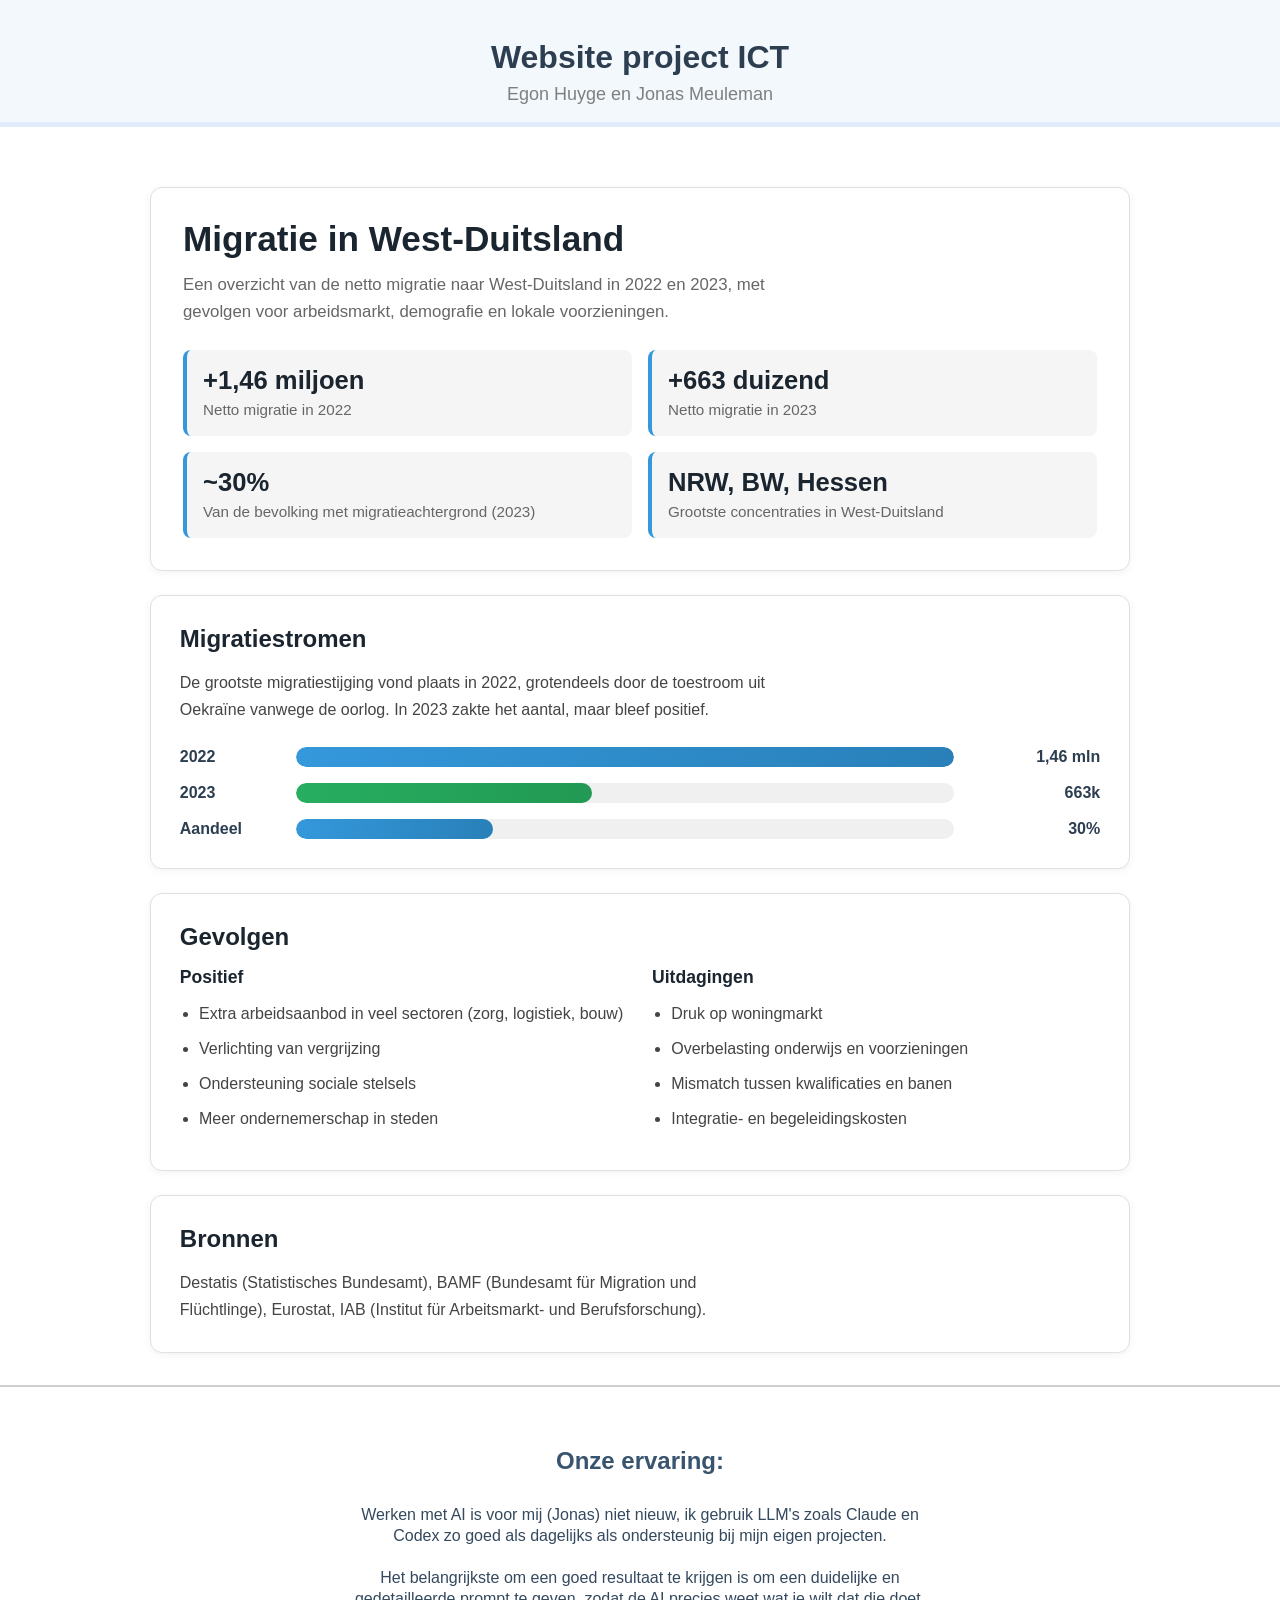
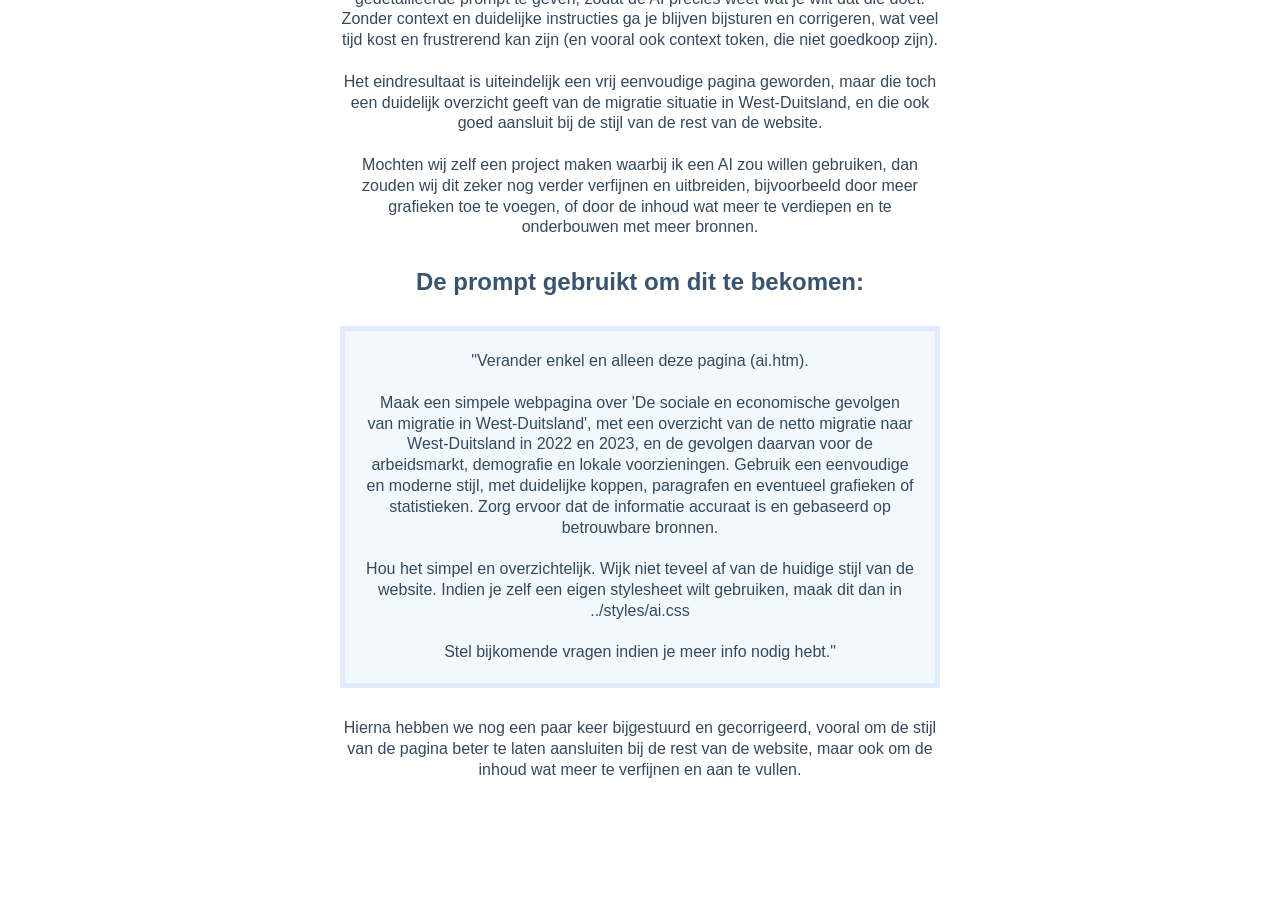
<file: src/pages/ai.htm>
<!DOCTYPE html PUBLIC "-//W3C//DTD HTML 4.01 Transitional//EN">

<html lang="nl">
  <head>
    <meta http-equiv="Content-Type" content="text/html; charset=utf-8">
    <title>Migratie in West-Duitsland</title>
	<link rel="icon" type="image/svg+xml" href="../../public/favicon/favicon.svg">
	<link rel="icon" type="image/png" sizes="96x96" href="../../public/favicon/favicon-96x96.png">
	<link rel="shortcut icon" href="../../public/favicon/favicon.ico">
    <link rel="stylesheet" href="../styles/stijl.css" type="text/css">
    <style type="text/css">
      * {
        box-sizing: border-box;
      }

      body {
        margin-top: 0;
        background: #ffffff;
        color: #2c3e50;
      }

      .content {
        width: min(980px, calc(100% - 2rem));
        margin: 2rem auto;
        color: #2c3e50;
      }

      .content h1,
      .content h2,
      .content h3,
      .content p,
      .content li {
        text-align: left;
        margin: 0;
      }

      .header {
        padding: 2rem;
        background: #ffffff;
        border: 1px solid #e0e0e0;
        border-radius: 12px;
        margin-bottom: 1.5rem;
        box-shadow: 0 2px 8px rgba(0, 0, 0, 0.05);
      }

      .header h1 {
        margin-bottom: 0.5rem;
        font-size: 2.2rem;
        line-height: 1.1;
        color: #1a252f;
      }

      .header p {
        font-size: 1.05rem;
        line-height: 1.6;
        color: #666;
        max-width: 65ch;
      }

      .stats {
        display: grid;
        grid-template-columns: repeat(2, 1fr);
        gap: 1rem;
        margin-top: 1.5rem;
      }

      .stat {
        padding: 1rem;
        background: #f5f5f5;
        border-radius: 8px;
        border-left: 4px solid #3498db;
      }

      .stat-number {
        font-size: 1.6rem;
        font-weight: bold;
        color: #1a252f;
        margin-bottom: 0.25rem;
      }

      .stat-label {
        font-size: 0.95rem;
        color: #666;
        line-height: 1.4;
      }

      .panel {
        padding: 1.8rem;
        background: #ffffff;
        border: 1px solid #e0e0e0;
        border-radius: 12px;
        margin-bottom: 1.5rem;
        box-shadow: 0 2px 8px rgba(0, 0, 0, 0.05);
      }

      .panel h2 {
        margin-bottom: 1rem;
        font-size: 1.5rem;
        color: #1a252f;
      }

      .panel p {
        margin-bottom: 0.8rem;
        line-height: 1.7;
        color: #444;
      }

      .panel p:last-child {
        margin-bottom: 0;
      }

      .chart-section {
        margin-top: 1.5rem;
      }

      .chart {
        display: grid;
        gap: 1rem;
        margin-top: 1rem;
      }

      .chart-item {
        display: grid;
        grid-template-columns: 100px 1fr 130px;
        gap: 1rem;
        align-items: center;
      }

      .chart-label {
        font-weight: 600;
        color: #2c3e50;
      }

      .bar-track {
        height: 20px;
        background: #f0f0f0;
        border-radius: 999px;
        overflow: hidden;
      }

      .bar-fill {
        height: 100%;
        background: linear-gradient(90deg, #3498db 0%, #2980b9 100%);
        border-radius: inherit;
      }

      .bar-fill.green {
        background: linear-gradient(90deg, #27ae60 0%, #229954 100%);
      }

      .chart-value {
        text-align: right;
        font-weight: 600;
        color: #2c3e50;
      }

      .two-col {
        display: grid;
        grid-template-columns: repeat(2, 1fr);
        gap: 1.5rem;
        margin-top: 1rem;
      }

      .col-item h3 {
        margin-bottom: 0.8rem;
        font-size: 1.1rem;
        color: #1a252f;
      }

      .col-item ul {
        margin: 0;
        padding-left: 1.2rem;
        list-style: disc;
      }

      .col-item li {
        margin-bottom: 0.6rem;
        line-height: 1.6;
        color: #444;
      }

      .sources {
        display: flex;
        flex-wrap: wrap;
        gap: 0.5rem;
        margin-top: 1rem;
      }

      .source-badge {
        display: inline-block;
        padding: 0.35rem 0.8rem;
        background: #f0f0f0;
        border-radius: 4px;
        font-size: 0.9rem;
        color: #555;
      }

      @media (max-width: 768px) {
        .stats {
          grid-template-columns: 1fr;
        }

        .two-col {
          grid-template-columns: 1fr;
        }

        .chart-item {
          grid-template-columns: 80px 1fr 100px;
          gap: 0.75rem;
        }

        .header h1 {
          font-size: 1.8rem;
        }
      }
    </style>
  </head>
  <body>
    <div class="page-header">
    <h1>Website project ICT</h1>
    <p id="sub-title">Egon Huyge en Jonas Meuleman</p>
    </div>

    <div class="content">
      <div class="header">
        <h1>Migratie in West-Duitsland</h1>
        <p>Een overzicht van de netto migratie naar West-Duitsland in 2022 en 2023, met gevolgen voor arbeidsmarkt, demografie en lokale voorzieningen.</p>

        <div class="stats">
          <div class="stat">
            <div class="stat-number">+1,46 miljoen</div>
            <div class="stat-label">Netto migratie in 2022</div>
          </div>
          <div class="stat">
            <div class="stat-number">+663 duizend</div>
            <div class="stat-label">Netto migratie in 2023</div>
          </div>
          <div class="stat">
            <div class="stat-number">~30%</div>
            <div class="stat-label">Van de bevolking met migratieachtergrond (2023)</div>
          </div>
          <div class="stat">
            <div class="stat-number">NRW, BW, Hessen</div>
            <div class="stat-label">Grootste concentraties in West-Duitsland</div>
          </div>
        </div>
      </div>

      <div class="panel">
        <h2>Migratiestromen</h2>
        <p>De grootste migratiestijging vond plaats in 2022, grotendeels door de toestroom uit Oekraïne vanwege de oorlog. In 2023 zakte het aantal, maar bleef positief.</p>

        <div class="chart-section">
          <div class="chart">
            <div class="chart-item">
              <span class="chart-label">2022</span>
              <div class="bar-track"><div class="bar-fill" style="width: 100%;"></div></div>
              <span class="chart-value">1,46 mln</span>
            </div>
            <div class="chart-item">
              <span class="chart-label">2023</span>
              <div class="bar-track"><div class="bar-fill green" style="width: 45%;"></div></div>
              <span class="chart-value">663k</span>
            </div>
            <div class="chart-item">
              <span class="chart-label">Aandeel</span>
              <div class="bar-track"><div class="bar-fill" style="width: 30%;"></div></div>
              <span class="chart-value">30%</span>
            </div>
          </div>
        </div>
      </div>

      <div class="panel">
        <h2>Gevolgen</h2>

        <div class="two-col">
          <div class="col-item">
            <h3>Positief</h3>
            <ul>
              <li>Extra arbeidsaanbod in veel sectoren (zorg, logistiek, bouw)</li>
              <li>Verlichting van vergrijzing</li>
              <li>Ondersteuning sociale stelsels</li>
              <li>Meer ondernemerschap in steden</li>
            </ul>
          </div>

          <div class="col-item">
            <h3>Uitdagingen</h3>
            <ul>
              <li>Druk op woningmarkt</li>
              <li>Overbelasting onderwijs en voorzieningen</li>
              <li>Mismatch tussen kwalificaties en banen</li>
              <li>Integratie- en begeleidingskosten</li>
            </ul>
          </div>
        </div>
      </div>

      <div class="panel">
        <h2>Bronnen</h2>
        <p>Destatis (Statistisches Bundesamt), BAMF (Bundesamt für Migration und Flüchtlinge), Eurostat, IAB (Institut für Arbeitsmarkt- und Berufsforschung).</p>
      </div>
    </div>

    <hr style="border: 0; border-top: 2px solid #cfcfcf; margin-bottom: 60px;">

    <h2>Onze ervaring:</h2>
    <p>
      Werken met AI is voor mij (Jonas) niet nieuw, ik gebruik LLM's zoals Claude en Codex zo goed als dagelijks als ondersteunig bij mijn eigen projecten.</br></br>
      Het belangrijkste om een goed resultaat te krijgen is om een duidelijke en gedetailleerde prompt te geven, 
      zodat de AI precies weet wat je wilt dat die doet.</br>
      Zonder context en duidelijke instructies ga je blijven bijsturen en corrigeren, wat veel tijd kost en frustrerend kan zijn (en vooral ook context token, die niet goedkoop zijn).</br></br>
      Het eindresultaat is uiteindelijk een vrij eenvoudige pagina geworden, 
      maar die toch een duidelijk overzicht geeft van de migratie situatie in West-Duitsland, 
      en die ook goed aansluit bij de stijl van de rest van de website.</br></br>
      Mochten wij zelf een project maken waarbij ik een AI zou willen gebruiken, 
      dan zouden wij dit zeker nog verder verfijnen en uitbreiden, 
      bijvoorbeeld door meer grafieken toe te voegen, 
      of door de inhoud wat meer te verdiepen en te onderbouwen met meer bronnen.
    </p>
    <h2>De prompt gebruikt om dit te bekomen:</h2>
    <p id="prompt">
      "Verander enkel en alleen deze pagina (ai.htm).</br></br>
      Maak een simpele webpagina over 'De sociale en economische gevolgen van migratie in West-Duitsland',
      met een overzicht van de netto migratie naar West-Duitsland in 2022 en 2023, en de gevolgen daarvan voor de arbeidsmarkt, 
      demografie en lokale voorzieningen. Gebruik een eenvoudige en moderne stijl, met duidelijke koppen, 
      paragrafen en eventueel grafieken of statistieken. Zorg ervoor dat de informatie accuraat is en gebaseerd op betrouwbare bronnen.</br></br>
      Hou het simpel en overzichtelijk. Wijk niet teveel af van de huidige stijl van de website. Indien je zelf een eigen stylesheet wilt gebruiken,
      maak dit dan in ../styles/ai.css</br></br>

      Stel bijkomende vragen indien je meer info nodig hebt."
    </p>
    <p>
     Hierna hebben we nog een paar keer bijgestuurd en gecorrigeerd, 
     vooral om de stijl van de pagina beter te laten aansluiten bij de rest van de website, 
     maar ook om de inhoud wat meer te verfijnen en aan te vullen.
    </p>

  </body>
</html>
</file>
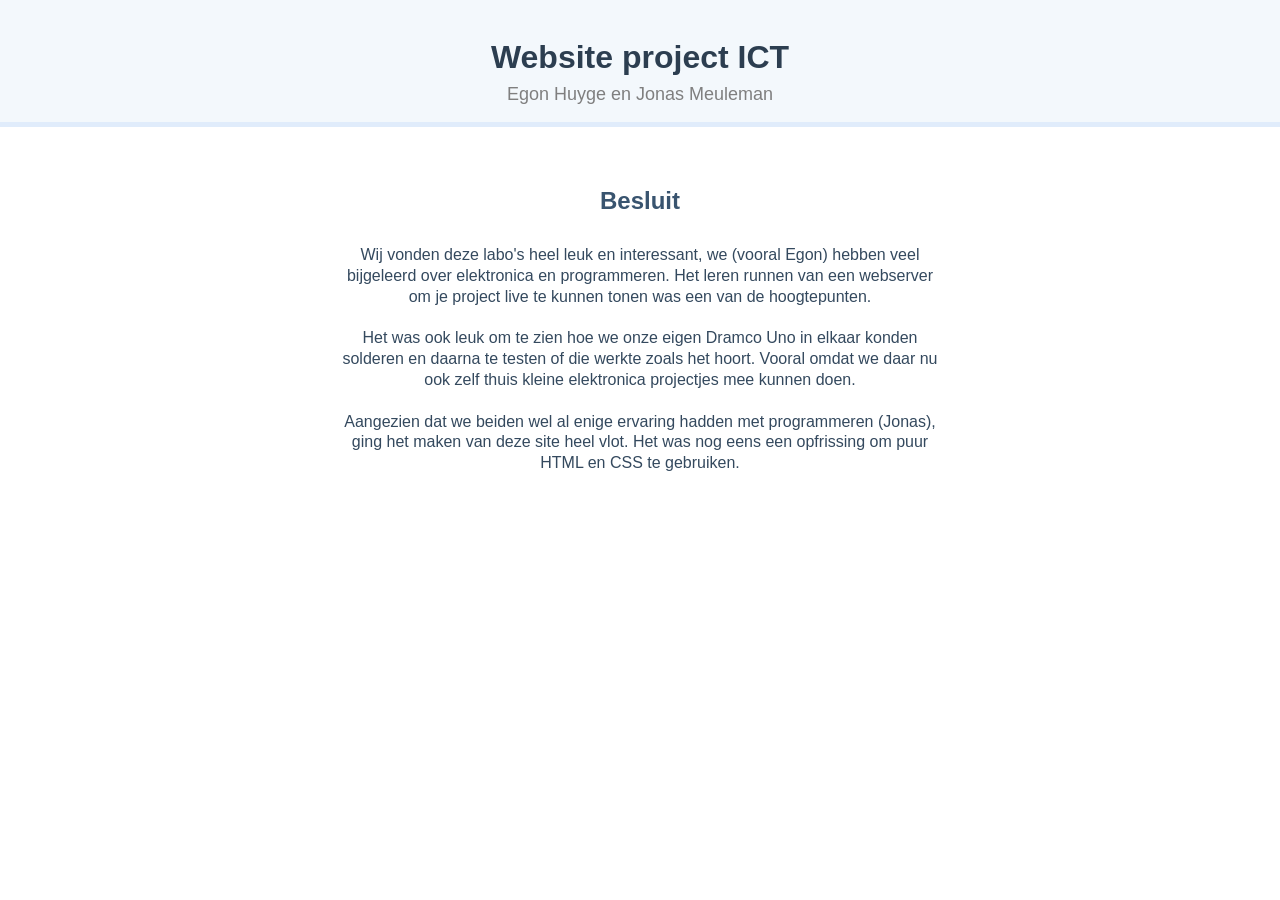
<file: src/pages/besluit.htm>
<!DOCTYPE html PUBLIC "-//W3C//DTD HTML 4.01 Transitional//EN">

<html>
  <head>
    <title>besluit</title>
	<link rel="icon" type="image/svg+xml" href="../../public/favicon/favicon.svg">
	<link rel="icon" type="image/png" sizes="96x96" href="../../public/favicon/favicon-96x96.png">
	<link rel="shortcut icon" href="../../public/favicon/favicon.ico">
	<link rel=stylesheet href="../styles/stijl.css" type="text/css">
  </head>
  <body>
    <div class="page-header">
    <h1>Website project ICT</h1>
    <p id="sub-title">Egon Huyge en Jonas Meuleman</p>
    </div>

    <h2>Besluit</h2>
    <p>
      Wij vonden deze labo's heel leuk en interessant, we (vooral Egon) hebben veel bijgeleerd over elektronica en programmeren.
      Het leren runnen van een webserver om je project live te kunnen tonen was een van de hoogtepunten.</br></br>

      Het was ook leuk om te zien hoe we onze eigen Dramco Uno in elkaar konden solderen en daarna te testen of die werkte zoals het hoort.
      Vooral omdat we daar nu ook zelf thuis kleine elektronica projectjes mee kunnen doen.</br></br>

      Aangezien dat we beiden wel al enige ervaring hadden met programmeren (Jonas), 
      ging het maken van deze site heel vlot. Het was nog eens een opfrissing om puur HTML en CSS te gebruiken.</br></br>
    </p>
  </body>
</html>
</file>
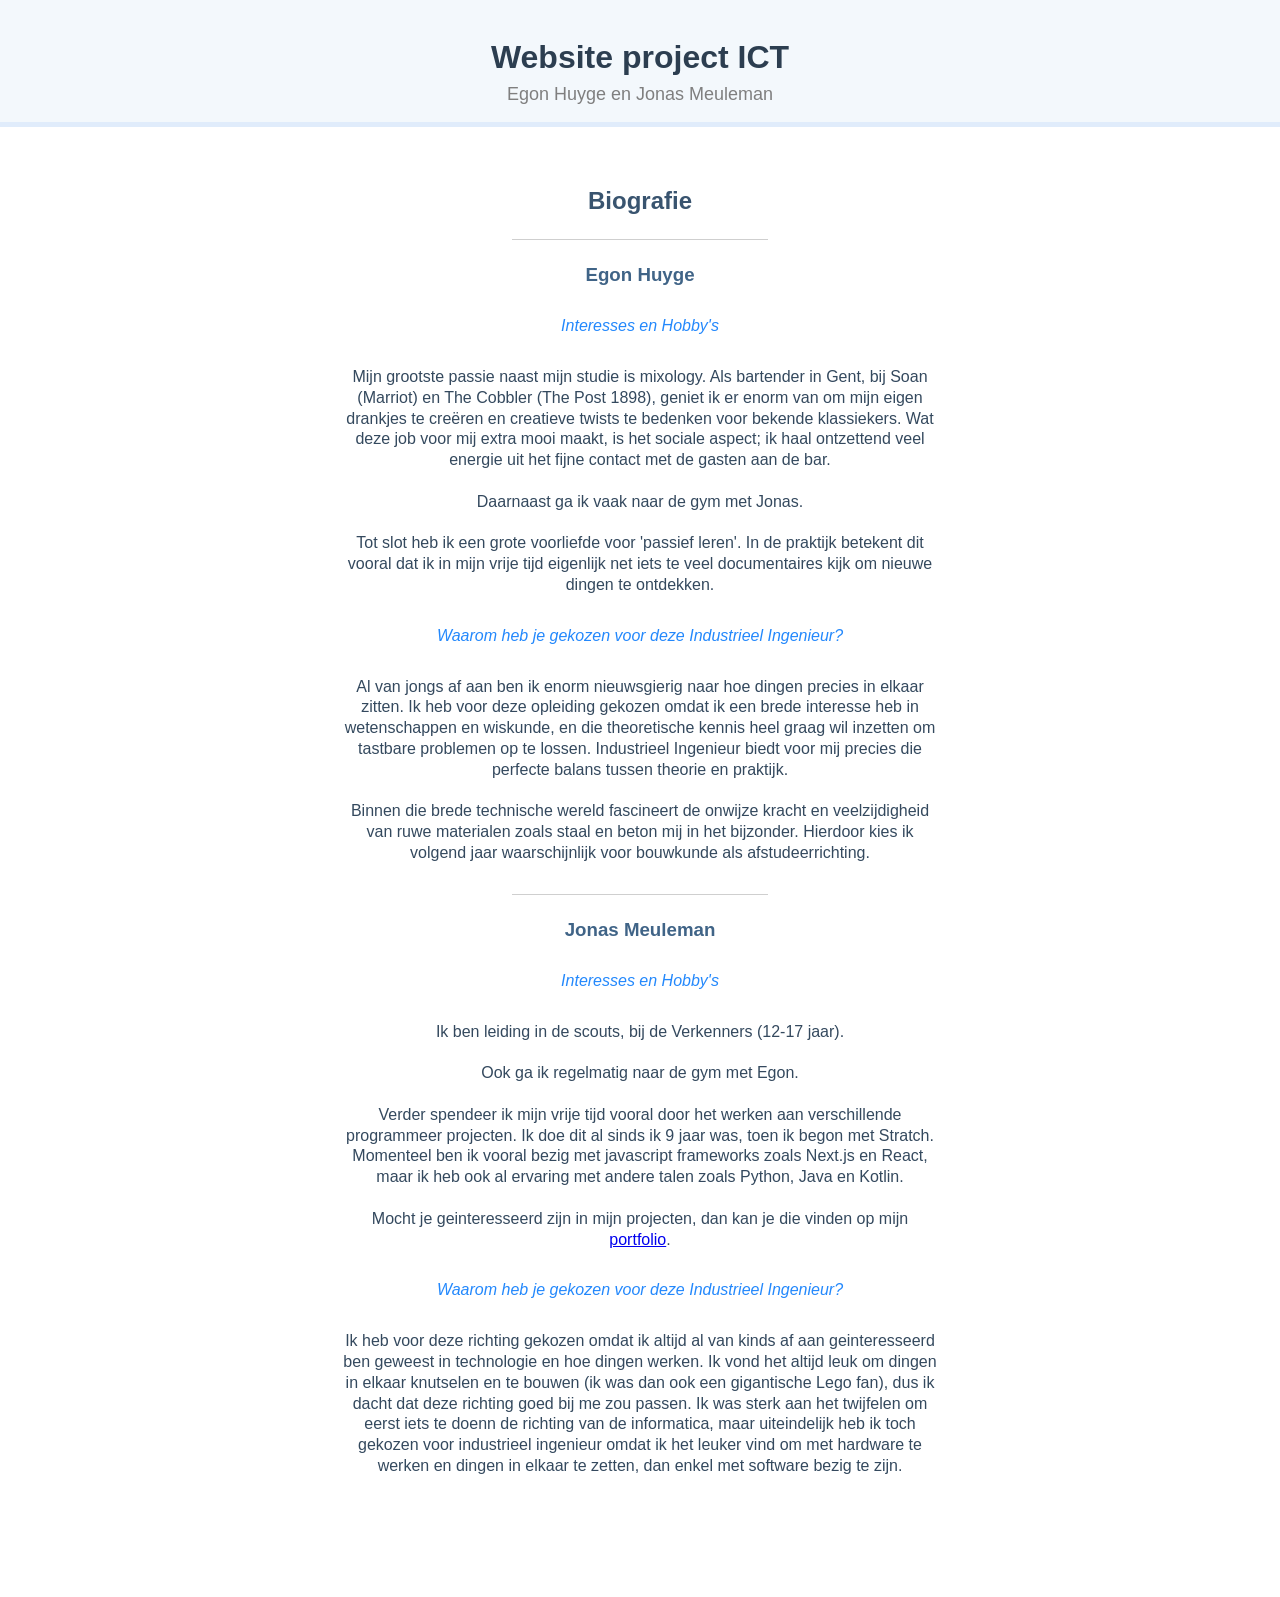
<file: src/pages/biografie.htm>
<!DOCTYPE html PUBLIC "-//W3C//DTD HTML 4.01 Transitional//EN">

<html>
  <head>
    <title>Egon en Jonas</title>
	<link rel="icon" type="image/svg+xml" href="../../public/favicon/favicon.svg">
	<link rel="icon" type="image/png" sizes="96x96" href="../../public/favicon/favicon-96x96.png">
	<link rel="shortcut icon" href="../../public/favicon/favicon.ico">
	<link rel=stylesheet href="../styles/stijl.css" type="text/css">
  </head>
  <body>
    <div class="page-header">
    <h1>Website project ICT</h1>
    <p id="sub-title">Egon Huyge en Jonas Meuleman</p>
    </div>

    <h2>Biografie</h2>

    <hr style="border: 0; border-top: 1px solid #cfcfcf; width: 20%; margin: 24px auto;">

    
    <h3>Egon Huyge</h3>
    <p id="vraag">Interesses en Hobby's</p>
    <p>
      Mijn grootste passie naast mijn studie is mixology. Als bartender in Gent, bij Soan (Marriot) en The Cobbler (The Post 1898),
      geniet ik er enorm van om mijn eigen drankjes te creëren en creatieve twists te bedenken voor bekende klassiekers. 
      Wat deze job voor mij extra mooi maakt, is het sociale aspect; ik haal ontzettend veel energie uit het fijne contact met de gasten aan de bar.</br></br>
      Daarnaast ga ik vaak naar de gym met Jonas.</br></br>
      Tot slot heb ik een grote voorliefde voor 'passief leren'. 
      In de praktijk betekent dit vooral dat ik in mijn vrije tijd eigenlijk net iets te veel documentaires kijk om nieuwe dingen te ontdekken.
    </p>
    <p id="vraag">Waarom heb je gekozen voor deze Industrieel Ingenieur?</p>
    <p>
      Al van jongs af aan ben ik enorm nieuwsgierig naar hoe dingen precies in elkaar zitten. 
      Ik heb voor deze opleiding gekozen omdat ik een brede interesse heb in wetenschappen en wiskunde, 
      en die theoretische kennis heel graag wil inzetten om tastbare problemen op te lossen. 
      Industrieel Ingenieur biedt voor mij precies die perfecte balans tussen theorie en praktijk.</br></br>
      Binnen die brede technische wereld fascineert de onwijze kracht en veelzijdigheid van ruwe materialen zoals staal en beton mij in het bijzonder. 
      Hierdoor kies ik volgend jaar waarschijnlijk voor bouwkunde als afstudeerrichting.
    </p>

    <hr style="border: 0; border-top: 1px solid #cfcfcf; width: 20%; margin: 24px auto;">

        
    <h3>Jonas Meuleman</h3>
    <p id="vraag">Interesses en Hobby's</p>
    <p>
      Ik ben leiding in de scouts, bij de Verkenners (12-17 jaar).</br></br>
      Ook ga ik regelmatig naar de gym met Egon.</br></br>
      Verder spendeer ik mijn vrije tijd vooral door het werken aan verschillende programmeer projecten. Ik doe dit al sinds ik 9 jaar was, toen ik begon met Stratch.
      Momenteel ben ik vooral bezig met javascript frameworks zoals Next.js en React, maar ik heb ook al ervaring met andere talen zoals Python, Java en Kotlin.</br></br>
      Mocht je geinteresseerd zijn in mijn projecten, dan kan je die vinden op mijn <a href="https://flodlol.dev" target="_blank" rel="noopener noreferrer">portfolio</a>.

    </p>
    <p id="vraag">Waarom heb je gekozen voor deze Industrieel Ingenieur?</p>
    <p>
      Ik heb voor deze richting gekozen omdat ik altijd al van kinds af aan geinteresseerd ben geweest in technologie en hoe dingen werken. 
      Ik vond het altijd leuk om dingen in elkaar knutselen en te bouwen (ik was dan ook een gigantische Lego fan), dus ik dacht dat deze richting goed bij me zou passen. 
      Ik was sterk aan het twijfelen om eerst iets te doenn de richting van de informatica, 
      maar uiteindelijk heb ik toch gekozen voor industrieel ingenieur omdat ik het leuker vind om met hardware te werken en dingen in elkaar te zetten, 
      dan enkel met software bezig te zijn.
    </p>
  </body>
</html>
</file>
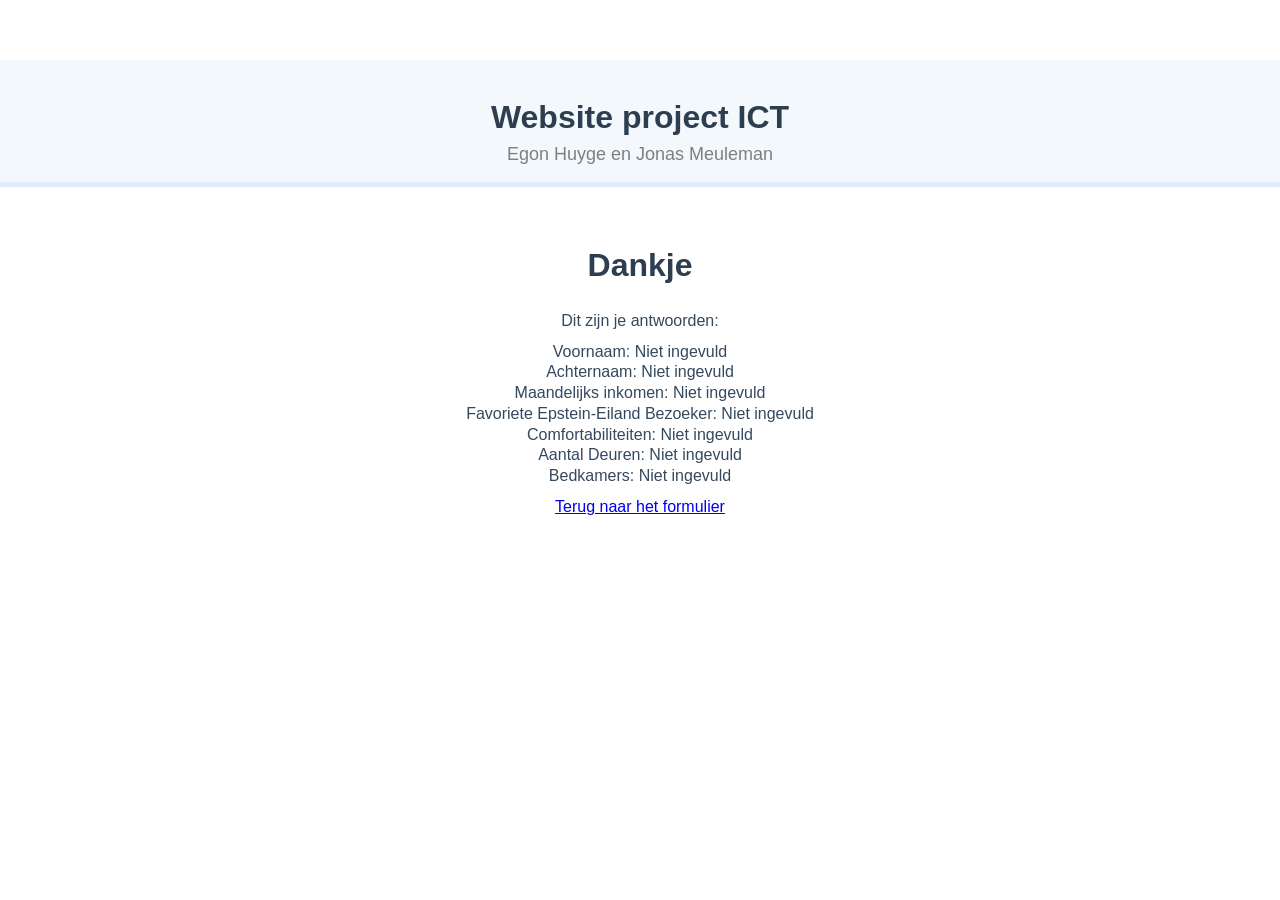
<file: src/pages/dankje.htm>
<!DOCTYPE HTML PUBLIC "-//W3C//DTD HTML 4.01 Transitional//EN">
<html>
  <head>
    <title>Dankje</title>
	<link rel="icon" type="image/svg+xml" href="../../public/favicon/favicon.svg">
	<link rel="icon" type="image/png" sizes="96x96" href="../../public/favicon/favicon-96x96.png">
	<link rel="shortcut icon" href="../../public/favicon/favicon.ico">
    <link rel="stylesheet" href="../styles/stijl.css" type="text/css" />
    <link rel="stylesheet" href="../styles/formulier.css" type="text/css" />
  </head>
  <body>
    <div class="page-header">
    <h1>Website project ICT</h1>
    <p id="sub-title">Egon Huyge en Jonas Meuleman</p>
    </div>

    <h1>Dankje</h1>
    <p>Dit zijn je antwoorden:</p>
    <p id="antwoord-lijst"></p>
    <p><a href="formulier.htm">Terug naar het formulier</a></p>

    <script>
      function getLabel(key) {
        var labels = {
          voornaam: 'Voornaam',
          achternaam: 'Achternaam',
          inkomen: 'Maandelijks inkomen',
          bezoeker: 'Favoriete Epstein-Eiland Bezoeker',
          confort: 'Comfortabiliteiten',
          grootte: 'Aantal Deuren',
          bedkamers: 'Bedkamers'
        };

        return labels[key] || key;
      }

      function prettifyValue(key, value) {
        if (key === 'inkomen') {
          var incomeLabels = {
            low: '0€ - 10.000€',
            mid: '10.000€ - 25.000€',
            high: '25.000€ - 5.000€',
            boss: '500.000€+'
          };

          return incomeLabels[value] || value;
        }

        return value;
      }

      var params = new URLSearchParams(window.location.search);
      var list = document.getElementById('antwoord-lijst');
      var fields = ['voornaam', 'achternaam', 'inkomen', 'bezoeker', 'confort', 'grootte', 'bedkamers'];
      var lines = [];

      fields.forEach(function (field) {
        var values = params.getAll(field);
        if (!values.length) {
          values = ['Niet ingevuld'];
        }

        var item = document.createElement('li');
        var displayValues = values.map(function (value) {
          return prettifyValue(field, value);
        });

        lines.push(getLabel(field) + ': ' + displayValues.join(', '));
      });

      list.innerHTML = lines.join('<br>');
    </script>
  </body>
</html>
</file>
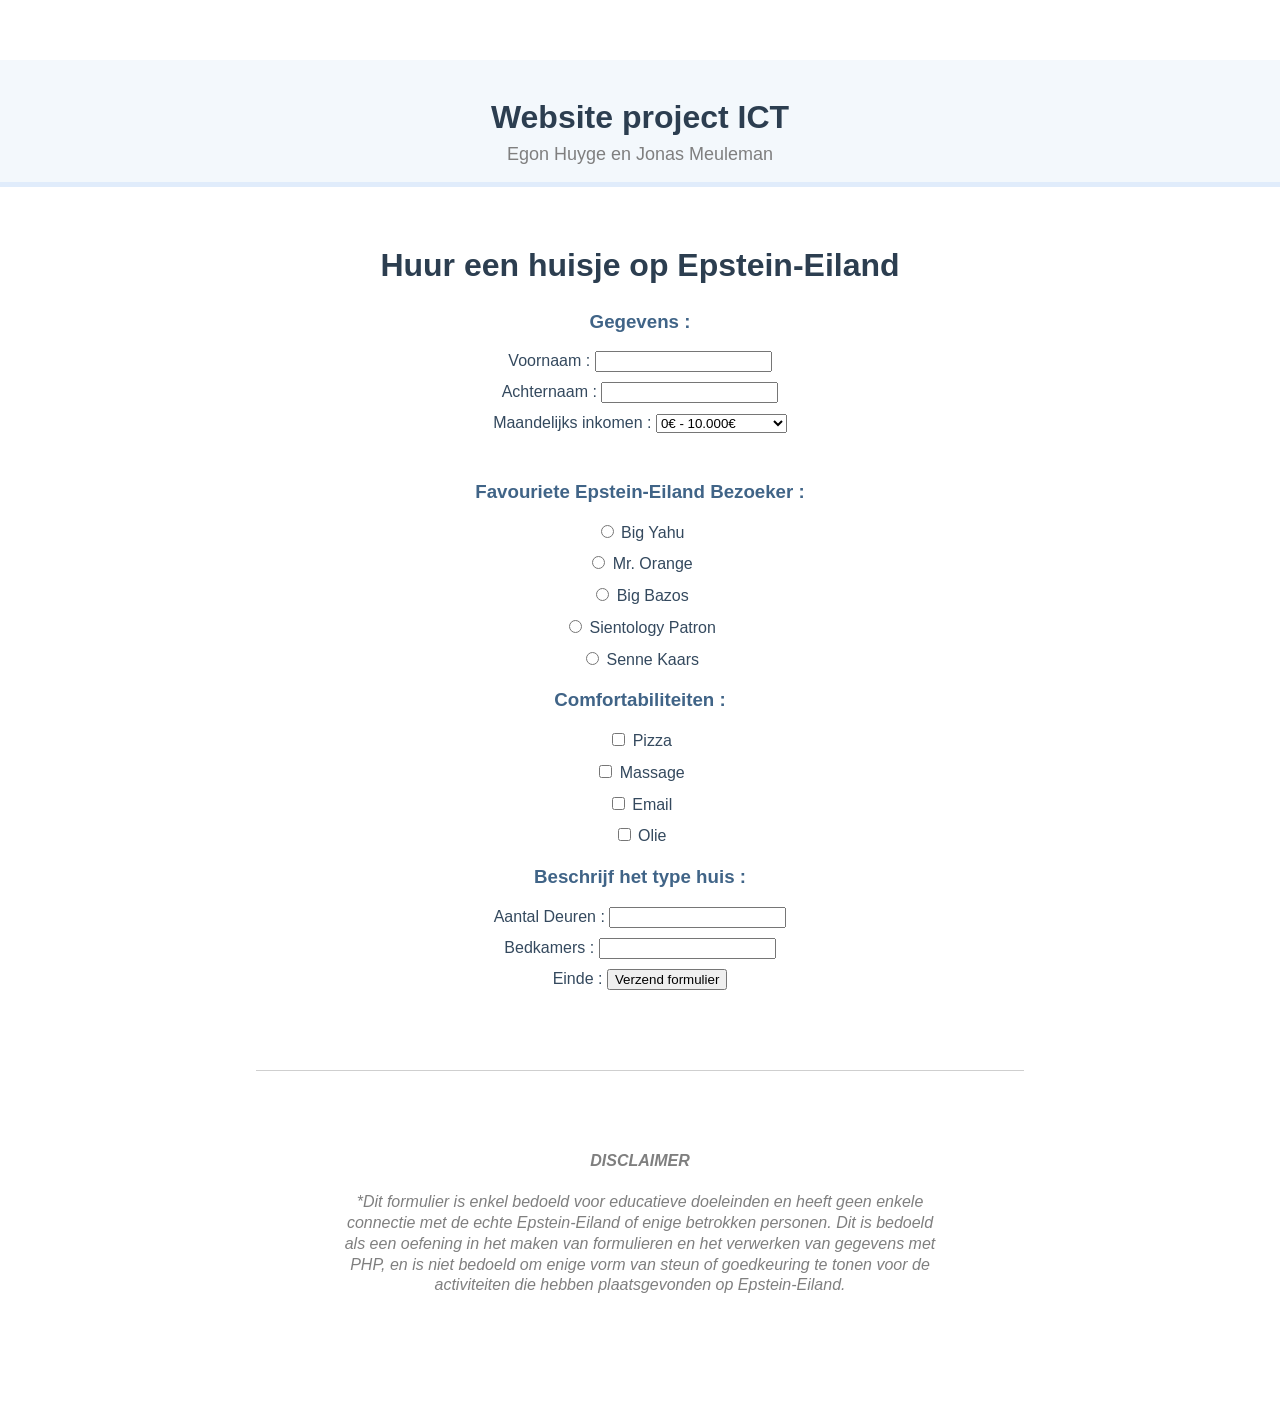
<file: src/pages/formulier.htm>
<!DOCTYPE html PUBLIC "-//W3C//DTD HTML 4.01 Transitional//EN">

<html>
  <head>
    <title>egon & jonas</title>
	<link rel="icon" type="image/svg+xml" href="../../public/favicon/favicon.svg">
	<link rel="icon" type="image/png" sizes="96x96" href="../../public/favicon/favicon-96x96.png">
	<link rel="shortcut icon" href="../../public/favicon/favicon.ico">
    <link rel="stylesheet" href="../styles/stijl.css" type="text/css" />
    <link rel="stylesheet" href="../styles/formulier.css" type="text/css" />
  </head>
  <body>
    <div class="page-header">
    <h1>Website project ICT</h1>
    <p id="sub-title">Egon Huyge en Jonas Meuleman</p>
    </div>

    <form action="dankje.htm" method="get">
      <h1>Huur een huisje op Epstein-Eiland</h1>

      <p><h3>Gegevens :</h3>
        <p>Voornaam : <input type="text" name="voornaam" /></p>
        <p>Achternaam : <input type="text" name="achternaam" /></p>
        <p>
          Maandelijks inkomen :
          <select name="inkomen">
            <option value="low">0€ - 10.000€</option>
            <option value="mid">10.000€ - 25.000€</option>
            <option value="high">25.000€ - 5.000€</option>
            <option value="boss">500.000€+</option>
          </select>
        </p>
      </p>
      <br />
      <p><h3>Favouriete Epstein-Eiland Bezoeker :</h3>
        <p><input type="radio" name="bezoeker" value="Big Yahu" /> Big Yahu</p>
        <p><input type="radio" name="bezoeker" value="Mr. Orange" /> Mr. Orange</p>
        <p><input type="radio" name="bezoeker" value="Big Bazos" /> Big Bazos</p>
        <p><input type="radio" name="bezoeker" value="Sientology Patron" /> Sientology Patron</p>
        <p><input type="radio" name="bezoeker" value="Senne Kaars" /> Senne Kaars</p>
      </p>


      <p><h3>Comfortabiliteiten :</h3>
        <p><input type="checkbox" name="confort" value="pizza" /> Pizza</p>
        <p><input type="checkbox" name="confort" value="massage" /> Massage</p>
        <p><input type="checkbox" name="confort" value="email" /> Email</p>
        <p><input type="checkbox" name="confort" value="olie" /> Olie</p>
      </p>

      <p><h3>Beschrijf het type huis :</h3>
        <p>Aantal Deuren : <input type="number" name="grootte" min="0" step="1" /></p>
        <p>Bedkamers : <input type="number" name="bedkamers" min="0" step="1" /></p>
      </p>

      <p>
        Einde : <input type="submit" name="verzend" value="Verzend formulier" />
      </p>
    </form>

    <hr style="border: 0; border-top: 1px solid #cfcfcf; width: 60%; margin: 80px auto;">

    <p id="disclaimer">
      <strong>DISCLAIMER</strong></br></br>
      *Dit formulier is enkel bedoeld voor educatieve doeleinden en heeft geen enkele connectie met de echte Epstein-Eiland of enige betrokken personen. 
      Dit is bedoeld als een oefening in het maken van formulieren en het verwerken van gegevens met PHP, 
      en is niet bedoeld om enige vorm van steun of goedkeuring te tonen voor de activiteiten die hebben plaatsgevonden op Epstein-Eiland.
    </p>

  </body>
</html>
</file>
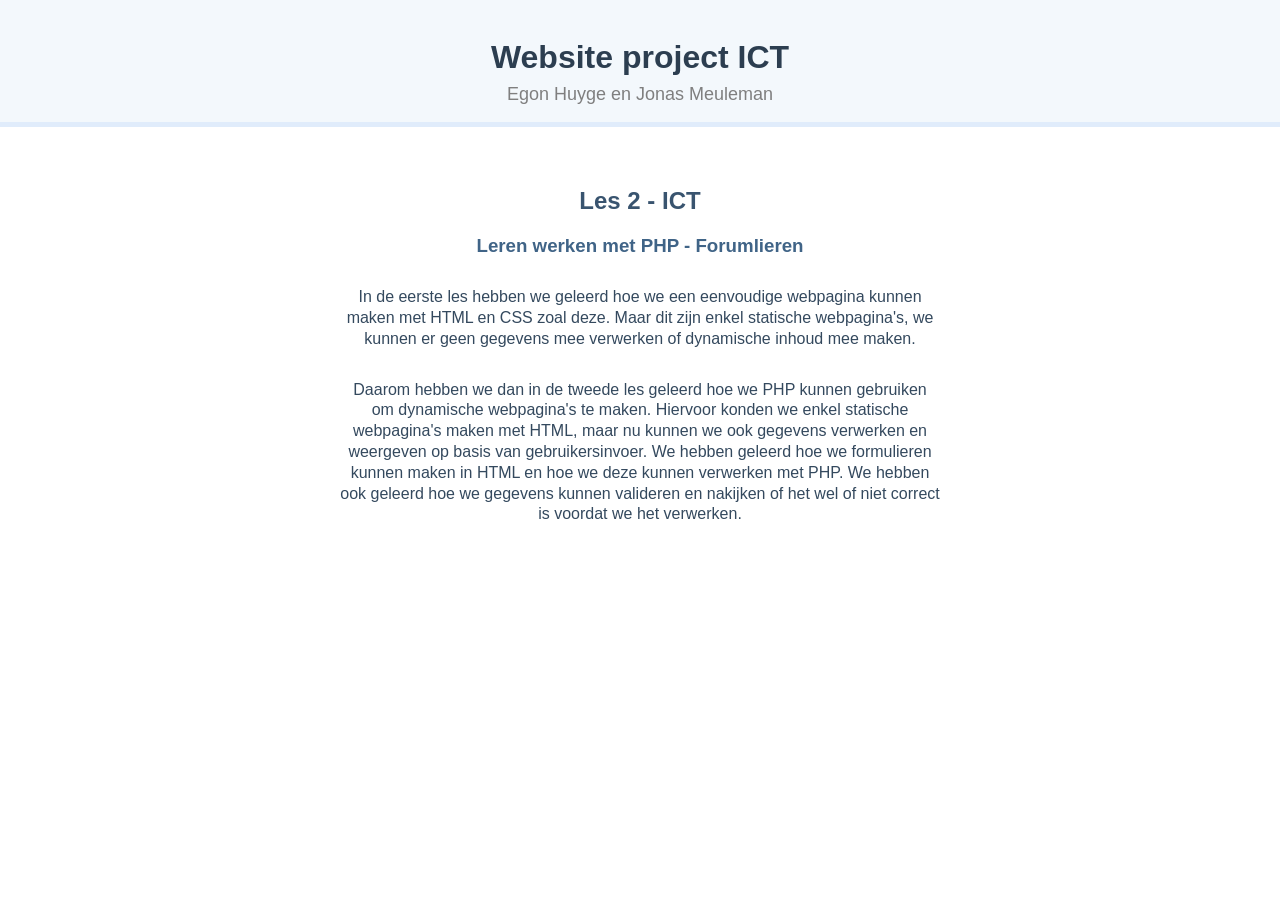
<file: src/pages/les2.htm>
<!DOCTYPE html PUBLIC "-//W3C//DTD HTML 4.01 Transitional//EN">

<html>
  <head>
    <title>Les 2 - ICT</title>
	<link rel="icon" type="image/svg+xml" href="../../public/favicon/favicon.svg">
	<link rel="icon" type="image/png" sizes="96x96" href="../../public/favicon/favicon-96x96.png">
	<link rel="shortcut icon" href="../../public/favicon/favicon.ico">
	<link rel=stylesheet href="../styles/stijl.css" type="text/css">
  </head>
  <body>
    <div class="page-header">
    <h1>Website project ICT</h1>
    <p id="sub-title">Egon Huyge en Jonas Meuleman</p>
    </div>

    <h2>Les 2 - ICT</h2>
    <h3>Leren werken met PHP - Forumlieren</h3>
    <p>
      In de eerste les hebben we geleerd hoe we een eenvoudige webpagina kunnen maken met HTML en CSS zoal deze.
      Maar dit zijn enkel statische webpagina's, we kunnen er geen gegevens mee verwerken of dynamische inhoud mee maken.
    </p>
    <p>
      Daarom hebben we dan in de tweede les geleerd hoe we PHP kunnen gebruiken om dynamische webpagina's te maken.
      Hiervoor konden we enkel statische webpagina's maken met HTML, maar nu kunnen we ook gegevens verwerken en weergeven op basis van gebruikersinvoer.
      We hebben geleerd hoe we formulieren kunnen maken in HTML en hoe we deze kunnen verwerken met PHP.
      We hebben ook geleerd hoe we gegevens kunnen valideren en nakijken of het wel of niet correct is voordat we het verwerken.
    </p>
  </body>
</html>
</file>
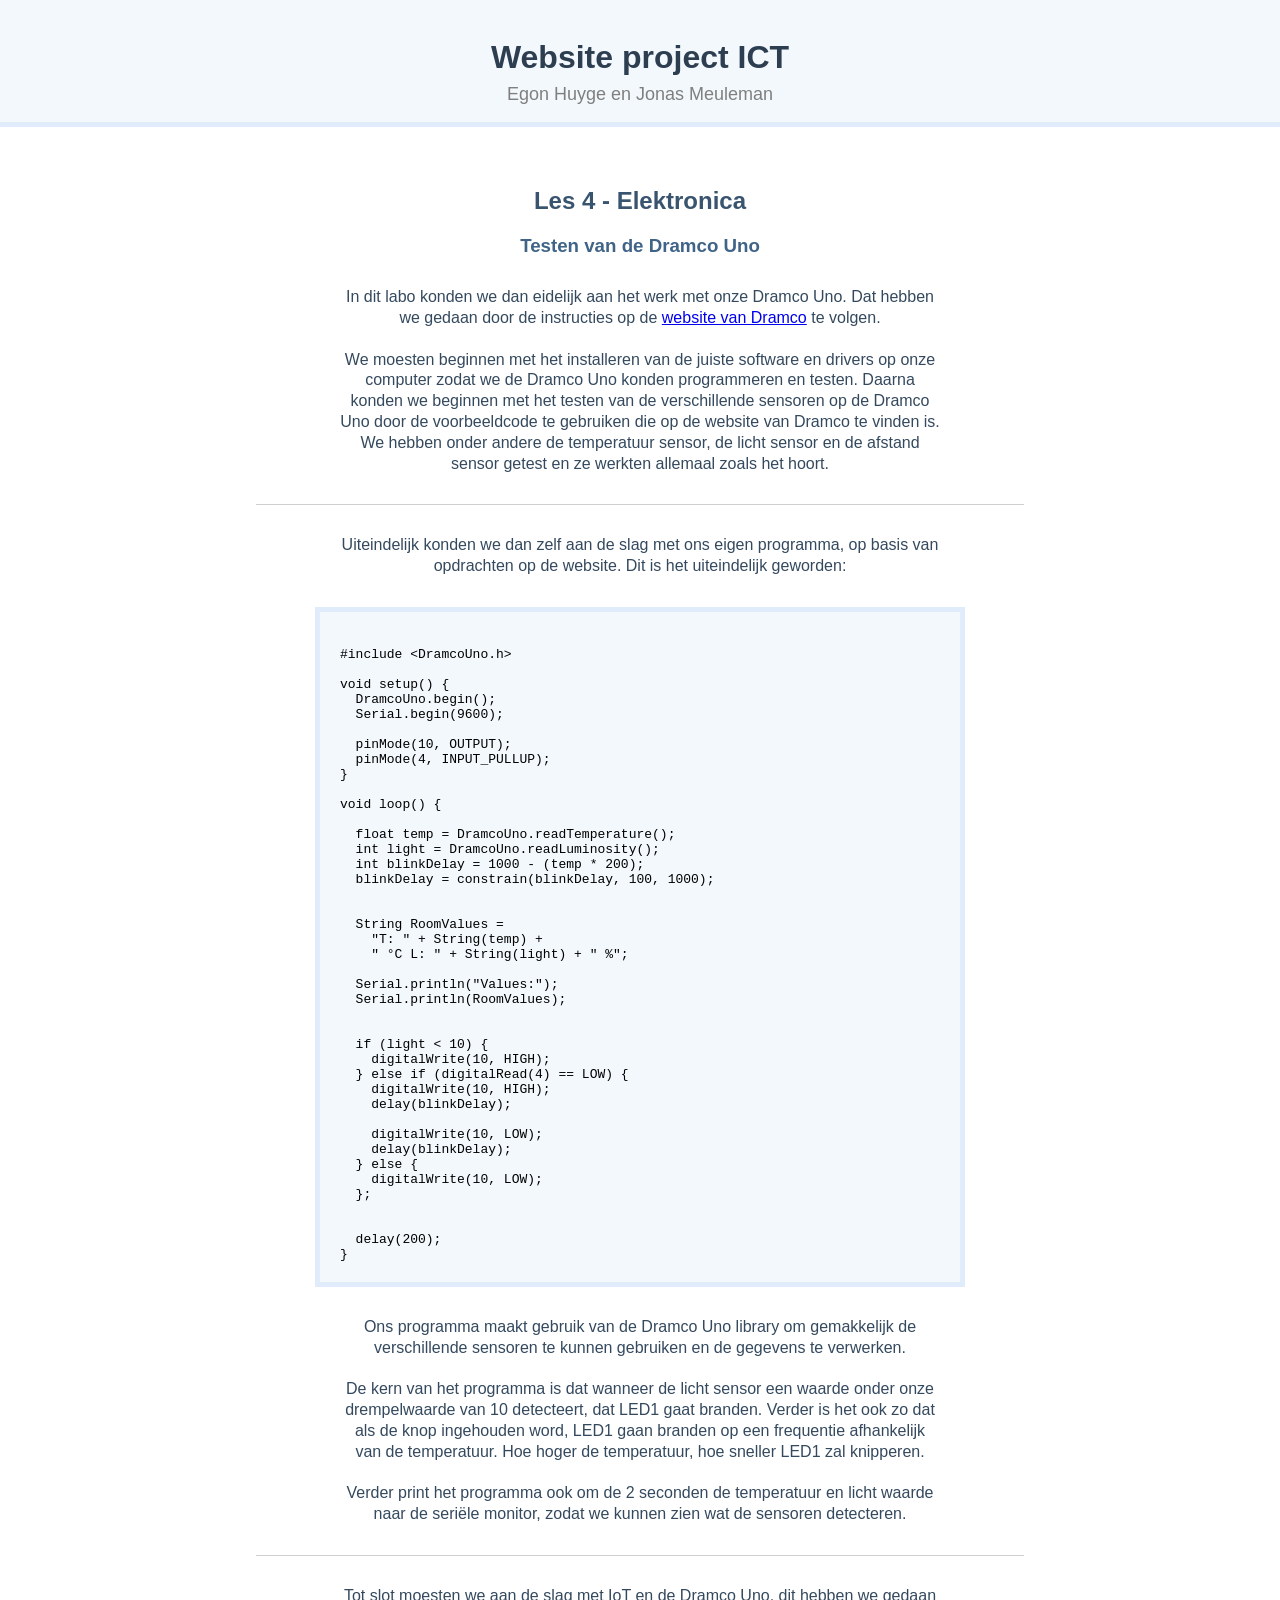
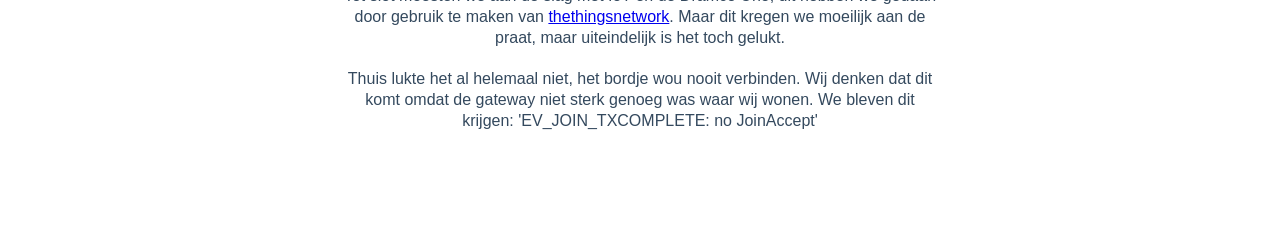
<file: src/pages/les4.htm>
<!DOCTYPE html PUBLIC "-//W3C//DTD HTML 4.01 Transitional//EN">

<html>

<head>
  <title>les 4</title>
  <link rel="icon" type="image/svg+xml" href="../../public/favicon/favicon.svg">
  <link rel="icon" type="image/png" sizes="96x96" href="../../public/favicon/favicon-96x96.png">
  <link rel="shortcut icon" href="../../public/favicon/favicon.ico">
  <link rel=stylesheet href="../styles/stijl.css" type="text/css">
</head>

<body>
  <div class="page-header">
    <h1>Website project ICT</h1>
    <p id="sub-title">Egon Huyge en Jonas Meuleman</p>
  </div>

  <h2>Les 4 - Elektronica</h2>
  <h3>Testen van de Dramco Uno</h3>
  <p>
    In dit labo konden we dan eidelijk aan het werk met onze Dramco Uno.
    Dat hebben we gedaan door de instructies op de <a href="https://dramco.be/projects/dramco-uno/"
      target="_blank">website van Dramco</a> te volgen.</br></br>
    We moesten beginnen met het installeren van de juiste software en drivers op onze computer zodat we de Dramco Uno
    konden programmeren en testen.
    Daarna konden we beginnen met het testen van de verschillende sensoren op de Dramco Uno door de voorbeeldcode te
    gebruiken die op de website van Dramco te vinden is.
    We hebben onder andere de temperatuur sensor, de licht sensor en de afstand sensor getest en ze werkten allemaal
    zoals het hoort.
  </p>

  <hr style="border: 0; border-top: 1px solid #cfcfcf; width: 60%; margin: 24px auto;">

  <p>
    Uiteindelijk konden we dan zelf aan de slag met ons eigen programma, op basis van opdrachten op de website. Dit is
    het uiteindelijk geworden:
  </p>
  <pre><code class="language-cpp">
#include &lt;DramcoUno.h&gt;

void setup() {
  DramcoUno.begin();
  Serial.begin(9600);

  pinMode(10, OUTPUT);
  pinMode(4, INPUT_PULLUP);
}

void loop() {

  float temp = DramcoUno.readTemperature();
  int light = DramcoUno.readLuminosity();
  int blinkDelay = 1000 - (temp * 200);
  blinkDelay = constrain(blinkDelay, 100, 1000);


  String RoomValues =
    "T: " + String(temp) +
    " °C L: " + String(light) + " %";

  Serial.println("Values:");
  Serial.println(RoomValues);


  if (light < 10) {
    digitalWrite(10, HIGH);
  } else if (digitalRead(4) == LOW) {
    digitalWrite(10, HIGH);
    delay(blinkDelay);

    digitalWrite(10, LOW);
    delay(blinkDelay);
  } else {
    digitalWrite(10, LOW);
  };


  delay(200);
}</code></pre>
  <p>
    Ons programma maakt gebruik van de Dramco Uno library om gemakkelijk de verschillende sensoren te kunnen gebruiken
    en de gegevens te verwerken.</br></br>
    De kern van het programma is dat wanneer de licht sensor een waarde onder onze drempelwaarde van 10 detecteert, dat
    LED1 gaat branden.
    Verder is het ook zo dat als de knop ingehouden word, LED1 gaan branden op een frequentie afhankelijk van de
    temperatuur. Hoe hoger de temperatuur, hoe sneller LED1 zal knipperen.</br></br>
    Verder print het programma ook om de 2 seconden de temperatuur en licht waarde naar de seriële monitor, zodat we
    kunnen zien wat de sensoren detecteren.
  </p>

  <hr style="border: 0; border-top: 1px solid #cfcfcf; width: 60%; margin: 24px auto;">

  <p>
    Tot slot moesten we aan de slag met IoT en de Dramco Uno, dit hebben we gedaan door gebruik te maken van <a
      href="https://www.thethingsnetwork.org/" target="_blank">thethingsnetwork</a>.
    Maar dit kregen we moeilijk aan de praat, maar uiteindelijk is het toch gelukt.</br></br>
    Thuis lukte het al helemaal niet, het bordje wou nooit verbinden. Wij denken dat dit komt omdat de gateway niet
    sterk genoeg was waar wij wonen. We bleven dit krijgen: 'EV_JOIN_TXCOMPLETE: no JoinAccept'
  </p>


</body>

</html>
</file>
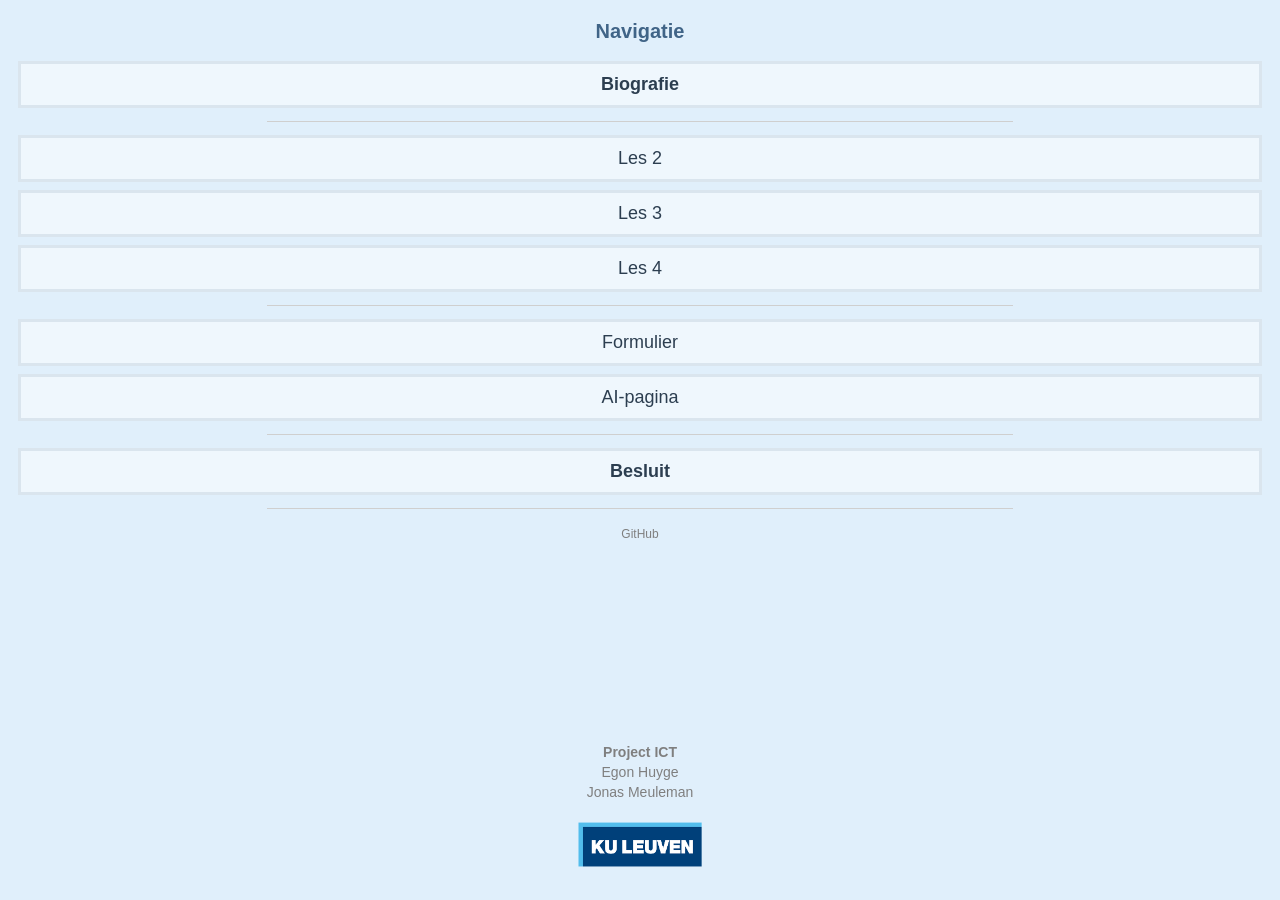
<file: src/pages/menu.htm>
<!DOCTYPE html>
<html lang="nl">
<head>
    <meta charset="utf-8">
    <title>egon & jonas</title>
	<link rel="icon" type="image/svg+xml" href="../../public/favicon/favicon.svg">
	<link rel="icon" type="image/png" sizes="96x96" href="../../public/favicon/favicon-96x96.png">
	<link rel="shortcut icon" href="../../public/favicon/favicon.ico">
	<link rel="stylesheet" href="../styles/nav.css" type="text/css">
</head>
<body>
	<main class="menu-card">
		<h3>Navigatie</h3>
		<nav class="menu-links" aria-label="Hoofdnavigatie">
			<a href="biografie.htm" target="rechts" class="nav-link"><strong>Biografie</strong></a>
			
			<hr style="border: 0; border-top: 1px solid #cfcfcf; width: 60%; margin: 5px auto;">
			
			<a href="les2.htm" target="rechts" class="nav-link">Les 2</a>
			<a href="les3.htm" target="rechts" class="nav-link">Les 3</a>
			<a href="les4.htm" target="rechts" class="nav-link">Les 4</a>
			
			<hr style="border: 0; border-top: 1px solid #cfcfcf; width: 60%; margin: 5px auto;">
			
			<a href="formulier.htm" target="rechts" class="nav-link">Formulier</a>
			<a href="ai.htm" target="rechts" class="nav-link">AI-pagina</a>
			
			<hr style="border: 0; border-top: 1px solid #cfcfcf; width: 60%; margin: 5px auto;">

			<a href="besluit.htm" target="rechts" class="nav-link"><strong>Besluit</strong></a>

			<hr style="border: 0; border-top: 1px solid #cfcfcf; width: 60%; margin: 5px auto 6px;">

			<p class="source"><a href="https://github.com/flodlol/project-ict-ba1" target="_blank" rel="noopener noreferrer">GitHub</a></p>

		</nav>

		<div class="project-info">
			<a href="https://onderwijsaanbod.kuleuven.be/syllabi/n/JPI0V2N?ids=55579761" target="_blank" rel="noopener noreferrer">Project ICT</a>
			<span>Egon Huyge</span>
			<span>Jonas Meuleman</span>
		</div>

		<img src="../../public/images/kul-logo.png" alt="KU Leuven Logo" class="logo">
	</main>
</body>
</html>
</file>
<file: src/styles/stijl.css>
body {
  font-family: Arial;
  margin: 0 0 120px;
  background: #ffffff;
}

h1,
h2,
h3,
h4,
h5,
h6 {
  text-align: center;
}

h1 {
  color: #2c3e50;
  padding-bottom: 5px;
}

.page-header {
  width: 100%;
  margin: 0 0 60px;
  padding: 18px 0 16px;
  background: #f3f8fc;
  border-bottom:#e0ecfb 5px solid;
}

#sub-title {
  color: #7f7f7f;
  font-size: 18px;
  text-align: center;
  margin-top: -20px;
  margin-bottom: 0
}

h2 {
  color: #39546f;
}

h3 {
  color: #406487;
}

p {
  color: #34495e;
  text-align: center;
  max-width: 600px;
  line-height: 1.3;
  margin: 30px auto;
}

pre,
#prompt {
  background: #f3f8fc;
  border: #e0ecfb 5px solid;
  padding: 20px;
  max-width: 600px;
  margin: 30px auto;
}

img {
  display: block;
  margin-left: auto;
  margin-right: auto;
  border: 10px solid #2388fc;
  width: 20%;
}

#vraag {
  color: #2388fc;
  font-style: italic;
  text-align: center;
}

#screenshot {
  width: 80%;
}

#disclaimer {
  color: #7f7f7f;
  font-style: italic;
  text-align: center;
}
</file>
<file: src/styles/formulier.css>
body {
  font-family: Arial;
  margin-top: 60px;
}

p {
  font-size: 16px;
  margin: 4px 0;
   margin: 10px auto;
}
</file>
<file: src/styles/nav.css>
body {
  margin: 0;
  font-family: Arial, sans-serif;
  background: #e0effb;
  color: #1f2d3d;
}

.menu-card {
    min-height: 100vh;
    padding: 20px 18px 170px;
    box-sizing: border-box;
}

h3 {
    margin: 0 0 18px;
    color: #406487;
    font-size: 20px;
    text-align: center;
}

.menu-links {
    display: grid;
    gap: 8px;
}

.nav-link {
    display: block;
    padding: 10px 12px;
    color: #2c3e50;
    text-decoration: none;
    text-align: center;
    font-size: 18px;
    background: #eff7fd;
    border: 3px solid rgba(64, 100, 135, 0.12);
}

.nav-link:hover,
.nav-link:focus-visible {
    color: #196bbc;
    background: rgba(193, 222, 245, 0.7);
    outline: none;
}

.project-info {
    position: fixed;
    left: 50%;
    bottom: 100px;
    transform: translateX(-50%);
    display: grid;
    gap: 4px;
    width: max-content;
    text-align: center;
    font-size: 14px;
    color: #7f7f7f;
}

.source a {
    display: block;
    margin: 0 auto 0;
    font-size: 12px;
    color: #7f7f7f;
    text-decoration: none;
}

.source {
    margin: 4px 0 0;
    text-align: center;
}

.project-info a {
    color: #7f7f7f;
    font-weight: 700;
    text-decoration: none;
}

.project-info a:hover,
.project-info a:focus-visible {
    text-decoration: underline;
    outline: none;
}

.project-info span {
    color: #7f7f7f;
}

.logo {
    display: block;
    position: fixed;
    left: 50%;
    bottom: 18px;
    transform: translateX(-50%);
    width: 150px;
    max-width: calc(100% - 36px);
    height: auto;
}
</file>
